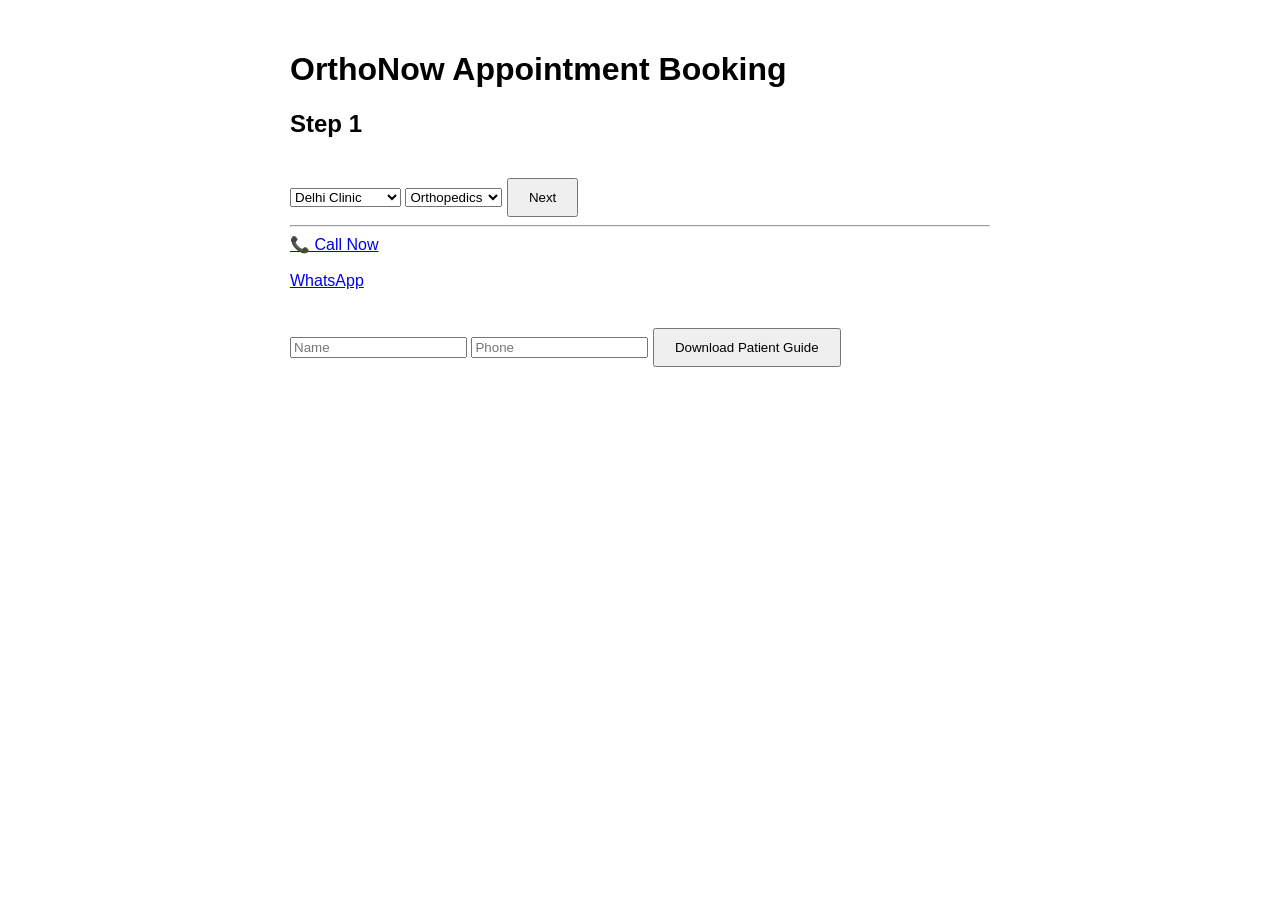
<file: index.html>
<!DOCTYPE html>
<html lang="en">
<head>
<meta charset="UTF-8">
<meta name="viewport" content="width=device-width, initial-scale=1.0">
<title>OrthoNow Demo</title>
<link rel="stylesheet" href="style.css">
</head>
<body>

<h1>OrthoNow Appointment Booking</h1>

<div id="step1">
    <h2>Step 1</h2>

    <select id="clinic">
        <option>Delhi Clinic</option>
        <option>Noida Clinic</option>
        <option>Gurgaon Clinic</option>
    </select>

    <select id="specialty">
        <option>Orthopedics</option>
        <option>Sports Injury</option>
    </select>

    <button onclick="step1()">Next</button>
</div>

<div id="step2" class="hidden">

    <h2>Step 2</h2>

    <input id="name" placeholder="Name">

    <input id="phone" placeholder="Phone">

    <input id="date" type="date">

    <button onclick="step2()">Next</button>

</div>

<div id="step3" class="hidden">

<h2>Confirm Booking</h2>

<button onclick="confirmBooking()">Confirm Appointment</button>

</div>

<hr>

<a href="tel:+911234567890" onclick="callNow()">📞 Call Now</a>

<br><br>

<a href="https://wa.me/911234567890" target="_blank" onclick="whatsapp()">WhatsApp</a>

<br><br>

<form onsubmit="downloadGuide(event)">
<input placeholder="Name">
<input placeholder="Phone">
<button>Download Patient Guide</button>
</form>

<script src="script.js"></script>

</body>
</html>
</file>
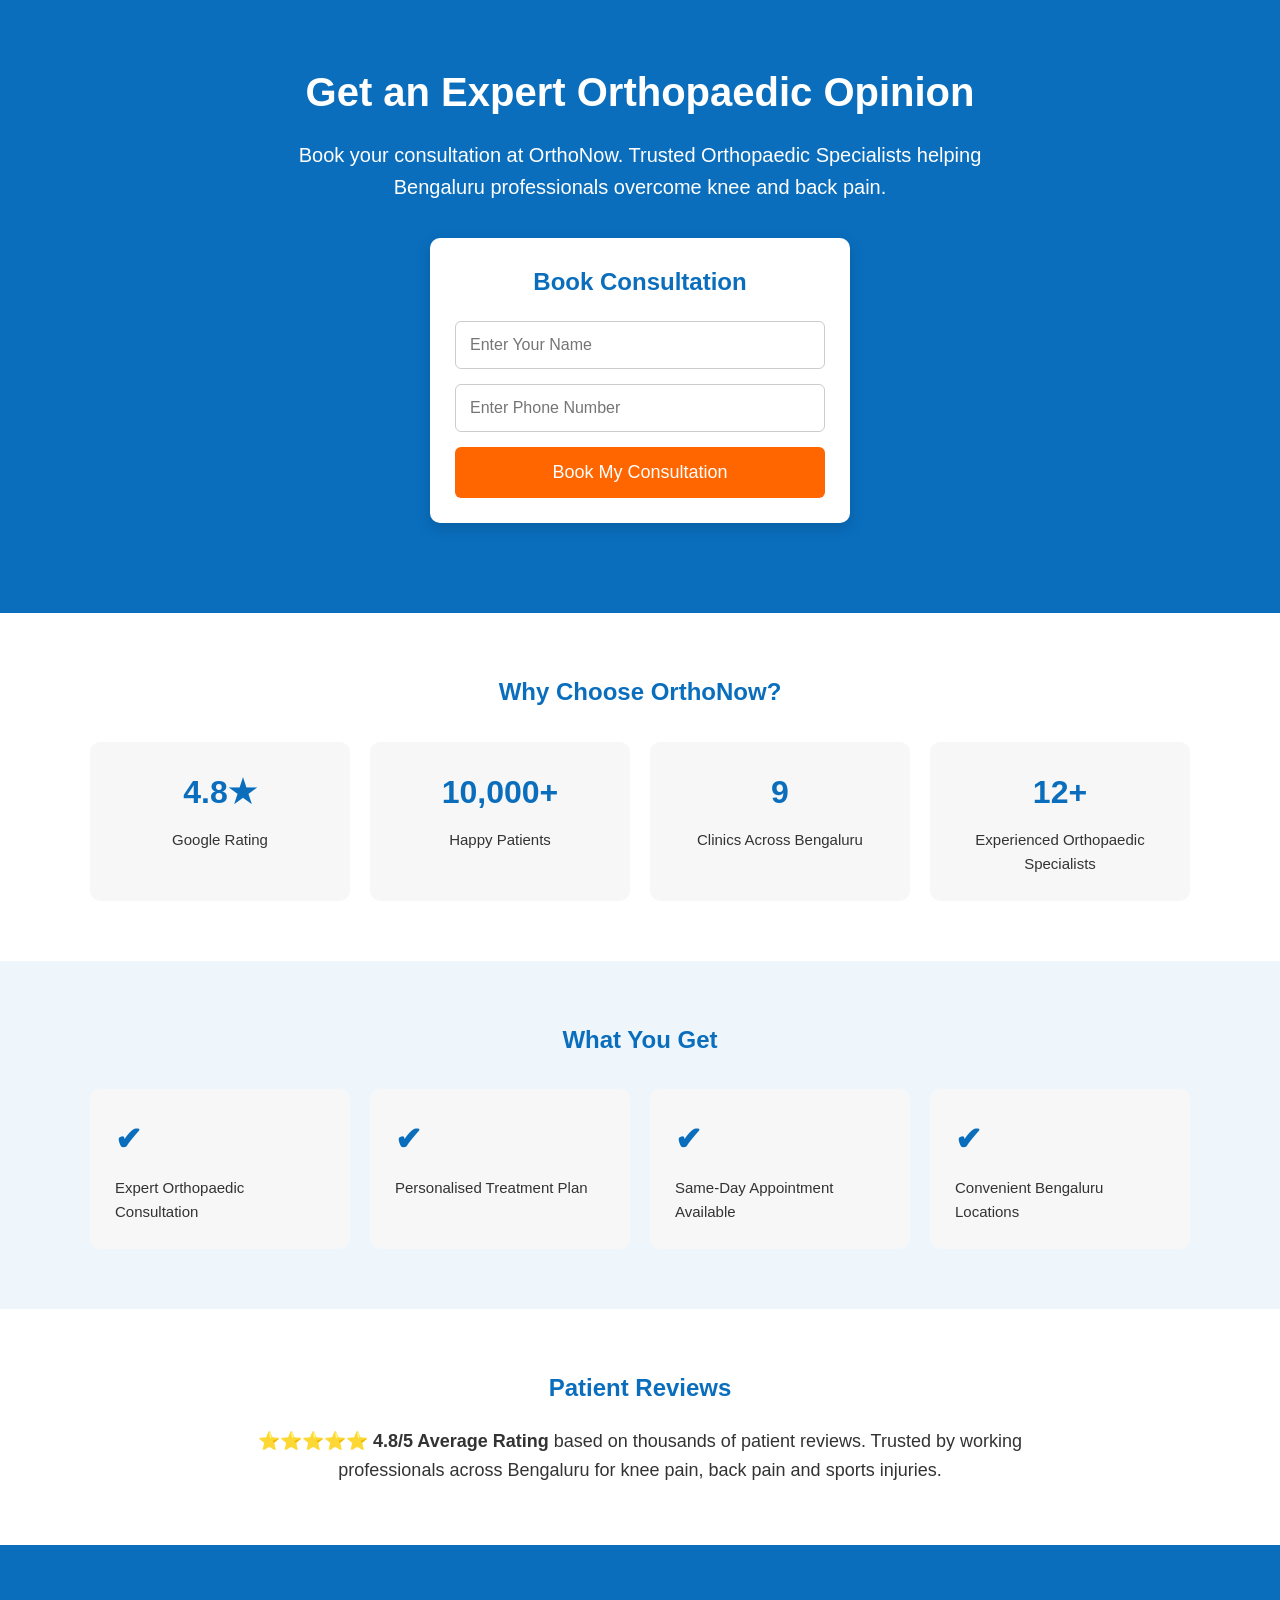
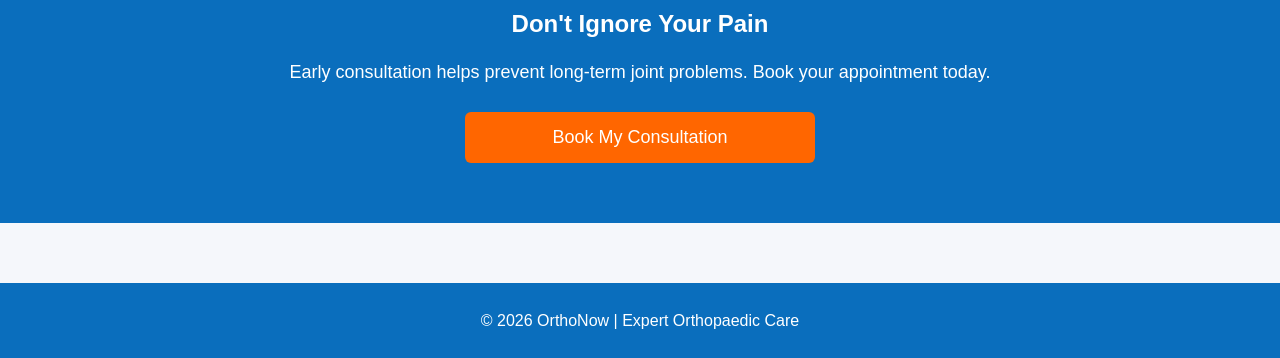
<file: indexlanding.html>
<!DOCTYPE html>
<html lang="en">
<head>
<meta charset="UTF-8">
<meta name="viewport" content="width=device-width, initial-scale=1.0">

<title>OrthoNow | Book Consultation</title>

<style>

*{
margin:0;
padding:0;
box-sizing:border-box;
font-family:Arial,Helvetica,sans-serif;
}

body{
background:#f5f7fb;
color:#333;
line-height:1.6;
}

.container{
width:90%;
max-width:1100px;
margin:auto;
}

.hero{

background:#0A6EBD;

color:#fff;

padding:60px 20px;

text-align:center;

}

.hero h1{

font-size:40px;

margin-bottom:15px;

}

.hero p{

font-size:20px;

max-width:700px;

margin:auto;

margin-bottom:35px;

}

.form-box{

background:#fff;

padding:25px;

border-radius:10px;

max-width:420px;

margin:30px auto;

box-shadow:0 5px 15px rgba(0,0,0,.15);

}

.form-box h2{

color:#0A6EBD;

margin-bottom:20px;

}

input{

width:100%;

padding:14px;

margin-bottom:15px;

border:1px solid #ccc;

border-radius:6px;

font-size:16px;

}

button{

width:100%;

padding:15px;

background:#ff6600;

color:white;

border:none;

border-radius:6px;

font-size:18px;

cursor:pointer;

transition:.3s;

}

button:hover{

background:#e65c00;

}

.trust{

padding:60px 20px;

background:white;

text-align:center;

}

.trust h2{

margin-bottom:30px;

color:#0A6EBD;

}

.trust-grid{

display:grid;

grid-template-columns:repeat(4,1fr);

gap:20px;

}

.card{

background:#f7f7f7;

padding:25px;

border-radius:10px;

}

.card h3{

font-size:32px;

color:#0A6EBD;

margin-bottom:10px;

}

.card p{

font-size:15px;

}

#thankyou{

display:none;

background:#d4edda;

padding:25px;

margin-top:20px;

border-radius:8px;

color:#155724;

text-align:center;

font-size:18px;

}

footer{

background:#0A6EBD;

color:white;

text-align:center;

padding:25px;

margin-top:60px;

}

@media(max-width:768px){

.hero h1{

font-size:30px;

}

.hero p{

font-size:17px;

}

.trust-grid{

grid-template-columns:1fr;

}

.form-box{

width:100%;

}

}

</style>

</head>

<body>

<section class="hero">

<div class="container">

<h1>Get an Expert Orthopaedic Opinion</h1>

<p>

Book your consultation at OrthoNow.

Trusted Orthopaedic Specialists helping Bengaluru professionals overcome knee and back pain.

</p>

<div class="form-box">

<h2>Book Consultation</h2>

<form id="consultationForm">

<input
type="text"
id="name"
placeholder="Enter Your Name"
required>

<input
type="tel"
id="phone"
placeholder="Enter Phone Number"
required>

<button type="submit">

Book My Consultation

</button>

</form>

<div id="thankyou">

✅ Thank You!

<br><br>

Our team will contact you shortly.

</div>

</div>

</div>

</section>

<section class="trust">

<div class="container">

<h2>Why Choose OrthoNow?</h2>

<div class="trust-grid">

<div class="card">

<h3>4.8★</h3>

<p>Google Rating</p>

</div>

<div class="card">

<h3>10,000+</h3>

<p>Happy Patients</p>

</div>

<div class="card">

<h3>9</h3>

<p>Clinics Across Bengaluru</p>

</div>

<div class="card">

<h3>12+</h3>

<p>Experienced Orthopaedic Specialists</p>

</div>

</div>

</div>

</section>
<section style="padding:60px 20px;background:#eef6fc;">

<div class="container">

<h2 style="text-align:center;color:#0A6EBD;margin-bottom:30px;">

What You Get

</h2>

<div class="trust-grid">

<div class="card">

<h3>✔</h3>

<p>Expert Orthopaedic Consultation</p>

</div>

<div class="card">

<h3>✔</h3>

<p>Personalised Treatment Plan</p>

</div>

<div class="card">

<h3>✔</h3>

<p>Same-Day Appointment Available</p>

</div>

<div class="card">

<h3>✔</h3>

<p>Convenient Bengaluru Locations</p>

</div>

</div>

</div>

</section>

<section style="padding:60px 20px;background:white;">

<div class="container">

<h2 style="text-align:center;color:#0A6EBD;margin-bottom:20px;">

Patient Reviews

</h2>

<p style="text-align:center;font-size:18px;max-width:800px;margin:auto;">

⭐⭐⭐⭐⭐

<strong>4.8/5 Average Rating</strong>

based on thousands of patient reviews.

Trusted by working professionals across Bengaluru for knee pain, back pain and sports injuries.

</p>

</div>

</section>

<section style="padding:60px 20px;background:#0A6EBD;color:white;text-align:center;">

<div class="container">

<h2 style="margin-bottom:15px;">

Don't Ignore Your Pain

</h2>

<p style="font-size:18px;margin-bottom:25px;">

Early consultation helps prevent long-term joint problems.

Book your appointment today.

</p>

<a href="#consultationForm">

<button style="max-width:350px;">

Book My Consultation

</button>

</a>

</div>

</section>

<footer>

© 2026 OrthoNow | Expert Orthopaedic Care

</footer>

<script>

// Create dataLayer if GTM is not loaded
window.dataLayer = window.dataLayer || [];

// Form Submit
document
.getElementById("consultationForm")
.addEventListener("submit", function(e){

e.preventDefault();

const name = document.getElementById("name").value.trim();

const phone = document.getElementById("phone").value.trim();

// Basic validation

if(name==="" || phone===""){

alert("Please enter Name and Phone Number");

return;

}

// GTM dataLayer Push

window.dataLayer.push({

event:"consultation_form_submitted",

user_name:name,

phone_number:phone,

lead_source:"Landing Page",

city:"Bengaluru"

});

// Show in browser console for interview

console.log("Current dataLayer:");

console.log(window.dataLayer);

// Hide Form

document.getElementById("consultationForm").style.display="none";

// Show Thank You Message

document.getElementById("thankyou").style.display="block";

});

</script>

</body>
</html>

</body>
</html>
</file>
<file: style.css>
body{

font-family:Arial;

max-width:700px;

margin:auto;

padding:30px;

}

.hidden{

display:none;

}

button{

padding:10px 20px;

margin-top:20px;

cursor:pointer;

}
</file>
